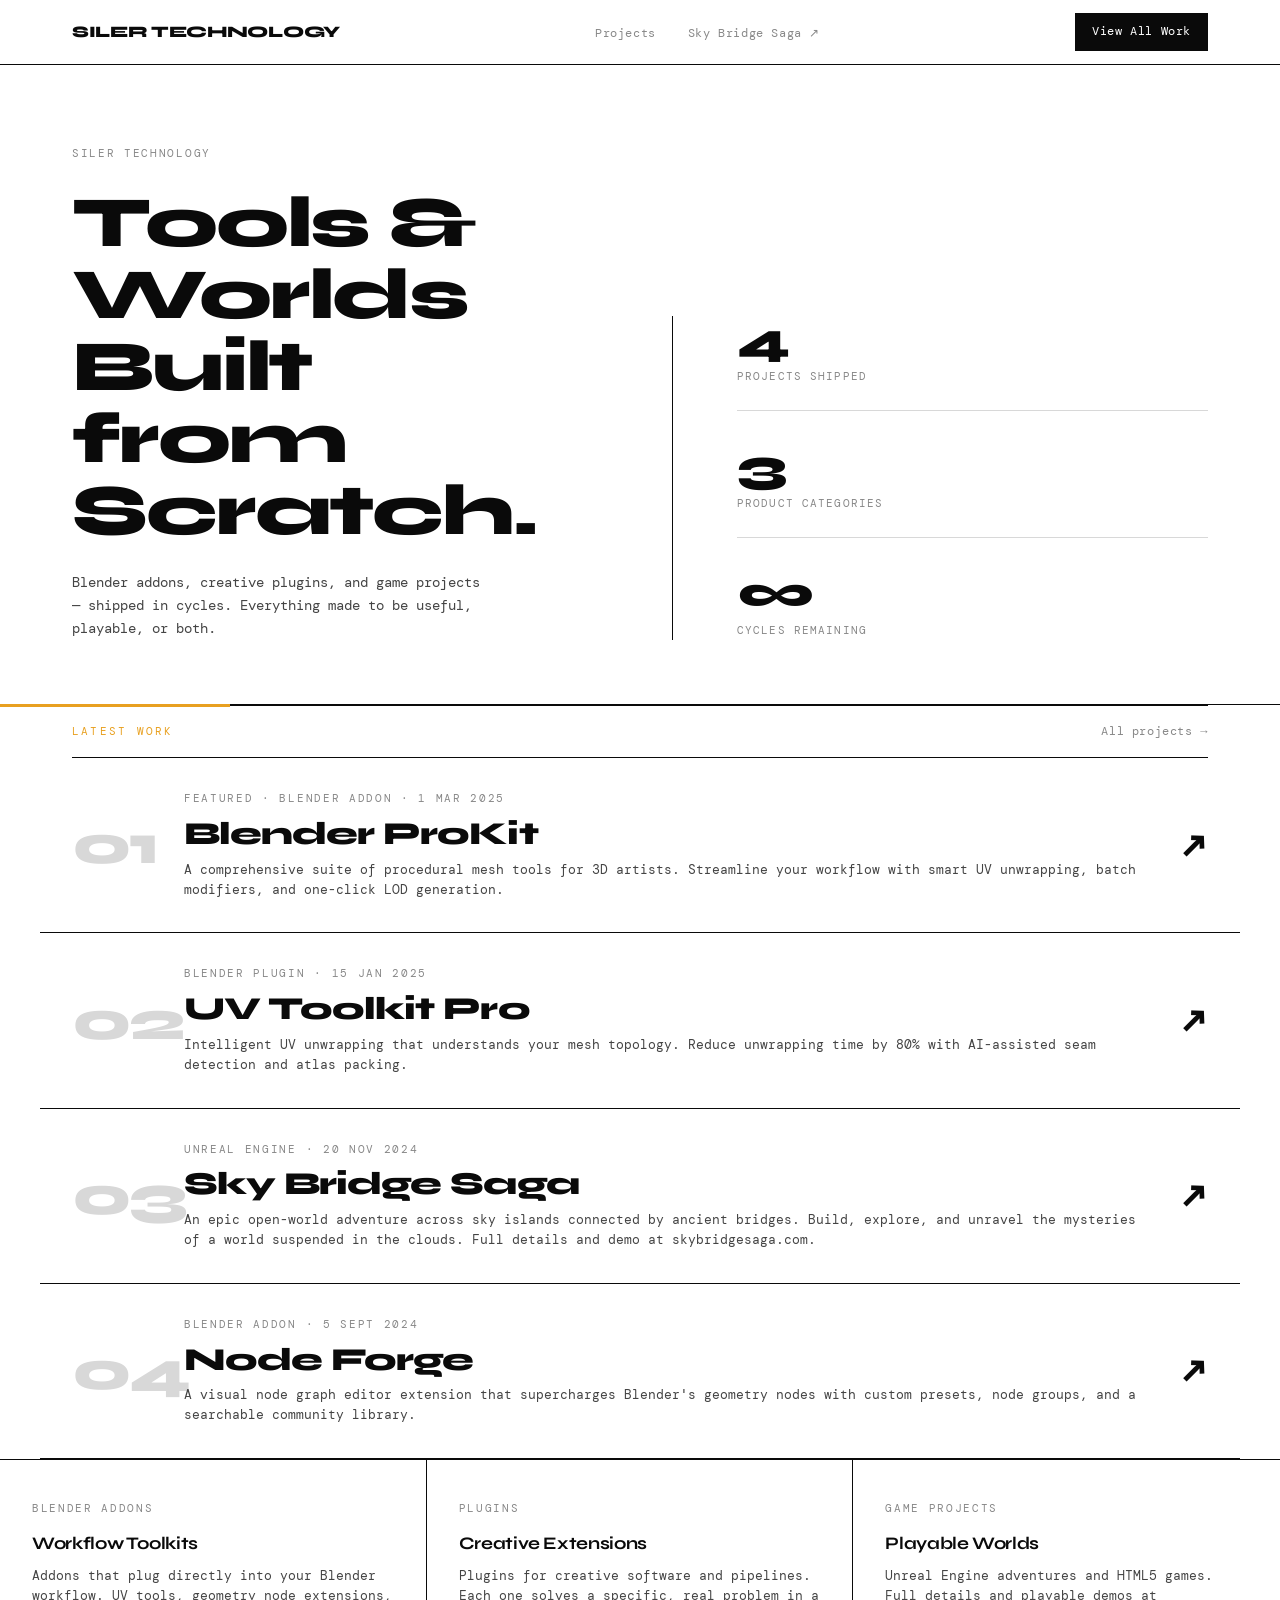
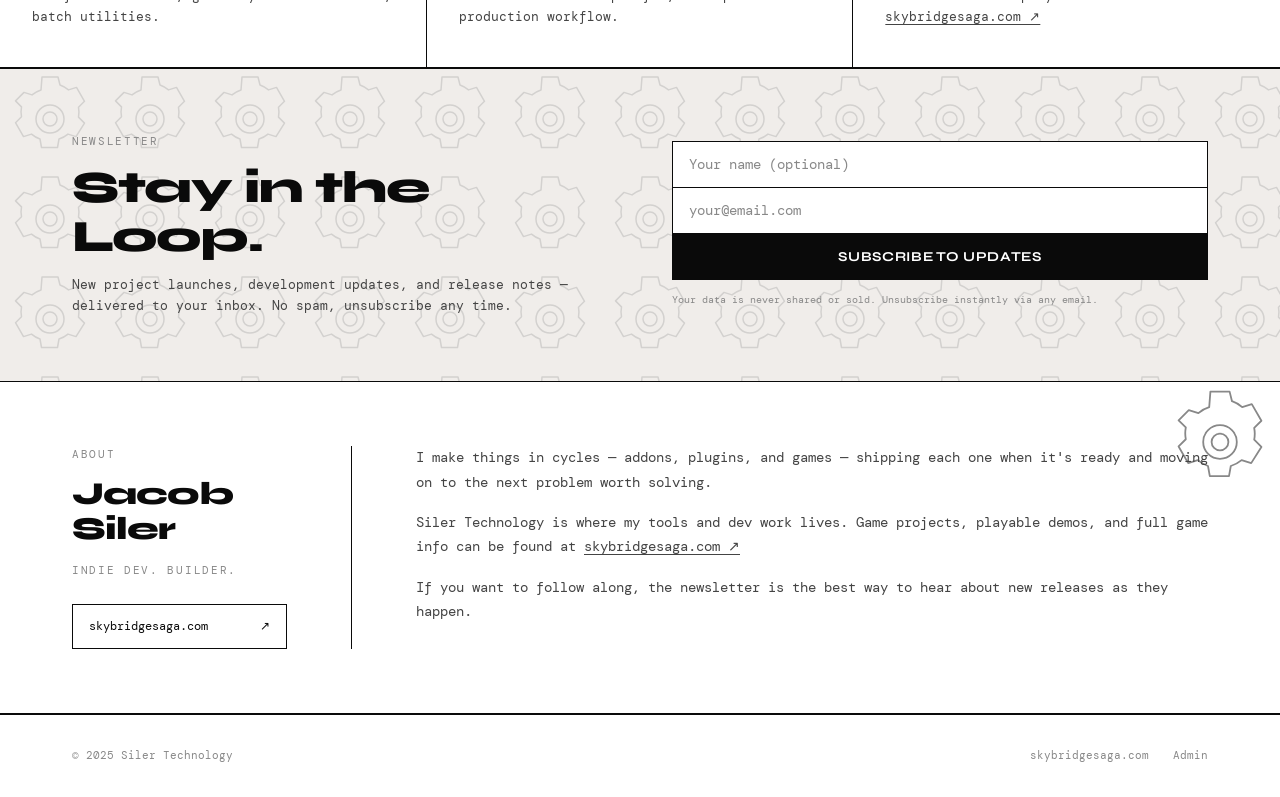
<file: index.html>
<!DOCTYPE html>
<html lang="en">
<head>
  <meta charset="UTF-8">
  <meta name="viewport" content="width=device-width, initial-scale=1.0">
  <title>Siler Technology</title>
  <meta name="description" content="Siler Technology — Blender addons, plugins, and game projects by Jacob Siler.">
  <meta property="og:title" content="Siler Technology">
  <meta property="og:description" content="Blender addons, plugins, and game projects by Jacob Siler.">
  <meta property="og:type" content="website">
  <meta property="og:url" content="https://silertech.jacobsiler.com">
  <link rel="canonical" href="https://silertech.jacobsiler.com">
  <link rel="stylesheet" href="css/style.css">
</head>
<body>

  <!-- ── Navigation ── -->
  <nav class="site-nav">
    <div class="nav-inner">
      <a href="#home" class="nav-logo" data-route="home">Siler Technology</a>
      <ul class="nav-links">
        <li><a href="#projects" data-route="projects">Projects</a></li>
        <li><a href="https://skybridgesaga.com" target="_blank" rel="noopener">Sky Bridge Saga ↗</a></li>
      </ul>
      <a href="#projects" class="nav-cta" data-route="projects">View All Work</a>
    </div>
  </nav>

  <!-- ══════════════════════════════════════
       PAGE: HOME
  ══════════════════════════════════════ -->
  <main id="page-home" class="page">

    <!-- Hero -->
    <section class="hero">
      <div class="hero-inner">
        <div>
          <p class="label hero-label">Siler Technology</p>
          <h1 class="hero-title">Tools &amp;<br>Worlds Built<br>from Scratch.</h1>
          <p class="hero-desc">Blender addons, creative plugins, and game projects — shipped in cycles. Everything made to be useful, playable, or both.</p>
        </div>
        <div class="hero-right">
          <div class="hero-stat">
            <div class="hero-stat-num" id="stat-projects">—</div>
            <div class="hero-stat-label">Projects shipped</div>
          </div>
          <div class="hero-stat">
            <div class="hero-stat-num">3</div>
            <div class="hero-stat-label">Product categories</div>
          </div>
          <div class="hero-stat">
            <div class="hero-stat-num">∞</div>
            <div class="hero-stat-label">Cycles remaining</div>
          </div>
        </div>
      </div>
    </section>

    <!-- Featured Projects Feed -->
    <section>
      <div class="container">
        <div class="section-header">
          <span class="label">Latest Work</span>
          <a href="#projects" class="section-link" data-route="projects">All projects →</a>
        </div>
      </div>
      <div id="home-featured" style="border-bottom: var(--border);">
        <!-- Rendered by JS -->
        <div style="padding:4rem 2rem;text-align:center;font-family:var(--font-mono);font-size:0.8rem;color:var(--ink-light);">Loading projects...</div>
      </div>
    </section>

    <!-- Categories Strip -->
    <section style="border-bottom: var(--border);">
      <div style="display:grid;grid-template-columns:repeat(3,1fr);">
        <div style="border-right:var(--border);padding:2.5rem 2rem;">
          <div class="label" style="margin-bottom:0.75rem;">Blender Addons</div>
          <h3 style="font-size:1.1rem;margin-bottom:0.5rem;">Workflow Toolkits</h3>
          <p style="font-family:var(--font-mono);font-size:0.8rem;color:var(--ink-mid);line-height:1.6;">Addons that plug directly into your Blender workflow. UV tools, geometry node extensions, batch utilities.</p>
        </div>
        <div style="border-right:var(--border);padding:2.5rem 2rem;">
          <div class="label" style="margin-bottom:0.75rem;">Plugins</div>
          <h3 style="font-size:1.1rem;margin-bottom:0.5rem;">Creative Extensions</h3>
          <p style="font-family:var(--font-mono);font-size:0.8rem;color:var(--ink-mid);line-height:1.6;">Plugins for creative software and pipelines. Each one solves a specific, real problem in a production workflow.</p>
        </div>
        <div style="padding:2.5rem 2rem;">
          <div class="label" style="margin-bottom:0.75rem;">Game Projects</div>
          <h3 style="font-size:1.1rem;margin-bottom:0.5rem;">Playable Worlds</h3>
          <p style="font-family:var(--font-mono);font-size:0.8rem;color:var(--ink-mid);line-height:1.6;">Unreal Engine adventures and HTML5 games. Full details and playable demos at <a href="https://skybridgesaga.com" target="_blank" style="text-decoration:underline;text-underline-offset:3px;">skybridgesaga.com ↗</a></p>
        </div>
      </div>
    </section>

    <!-- Newsletter -->
    <section class="newsletter-section">
      <div class="newsletter-inner">
        <div>
          <p class="label" style="margin-bottom:0.75rem;">Newsletter</p>
          <h2 class="newsletter-title">Stay in the<br>Loop.</h2>
          <p class="newsletter-desc">New project launches, development updates, and release notes — delivered to your inbox. No spam, unsubscribe any time.</p>
        </div>
        <div>
          <form id="newsletter-form" class="newsletter-form">
            <input type="text" id="newsletter-name" class="newsletter-input" placeholder="Your name (optional)" autocomplete="name">
            <input type="email" id="newsletter-email" class="newsletter-input" placeholder="your@email.com" required autocomplete="email">
            <button type="submit" class="newsletter-submit">Subscribe to Updates</button>
          </form>
          <p class="newsletter-note">Your data is never shared or sold. Unsubscribe instantly via any email.</p>
        </div>
      </div>
    </section>

    <!-- About -->
    <section class="about-section">
      <div class="about-inner">
        <div class="about-left">
          <p class="label" style="margin-bottom:0.75rem;">About</p>
          <h2 style="font-size:2rem;margin-bottom:1rem;">Jacob Siler</h2>
          <p class="label">Indie dev. Builder.</p>
          <div class="about-links" style="margin-top:1.5rem;">
            <a href="https://skybridgesaga.com" target="_blank" rel="noopener" class="about-link">
              <span>skybridgesaga.com</span><span>↗</span>
            </a>
          </div>
        </div>
        <div class="about-right">
          <p>I make things in cycles — addons, plugins, and games — shipping each one when it's ready and moving on to the next problem worth solving.</p>
          <p>Siler Technology is where my tools and dev work lives. Game projects, playable demos, and full game info can be found at <a href="https://skybridgesaga.com" target="_blank" style="text-decoration:underline;text-underline-offset:3px;">skybridgesaga.com ↗</a></p>
          <p>If you want to follow along, the newsletter is the best way to hear about new releases as they happen.</p>
        </div>
      </div>
    </section>

  </main>

  <!-- ══════════════════════════════════════
       PAGE: PROJECTS GRID
  ══════════════════════════════════════ -->
  <main id="page-projects" class="page" style="display:none;">
    <div style="border-bottom:var(--border);padding:3rem 0 2.5rem;">
      <div class="container">
        <p class="label" style="margin-bottom:0.75rem;">All Work</p>
        <h1 style="font-size:clamp(2.5rem,6vw,4rem);font-weight:800;letter-spacing:-0.04em;">Projects.</h1>
      </div>
    </div>

    <!-- Filter bar -->
    <div style="border-bottom:var(--border);">
      <div class="container" style="display:flex;gap:0;align-items:stretch;overflow-x:auto;">
        <button class="filter-btn" data-filter="all" onclick="filterProjects('all',this)" style="border:none;border-right:var(--border);background:var(--ink);color:var(--paper);padding:12px 20px;font-family:var(--font-mono);font-size:0.7rem;letter-spacing:0.1em;text-transform:uppercase;cursor:pointer;white-space:nowrap;">All</button>
        <button class="filter-btn" data-filter="blender" onclick="filterProjects('blender',this)" style="border:none;border-right:var(--border);background:none;color:var(--ink-light);padding:12px 20px;font-family:var(--font-mono);font-size:0.7rem;letter-spacing:0.1em;text-transform:uppercase;cursor:pointer;white-space:nowrap;">Blender</button>
        <button class="filter-btn" data-filter="plugin" onclick="filterProjects('plugin',this)" style="border:none;border-right:var(--border);background:none;color:var(--ink-light);padding:12px 20px;font-family:var(--font-mono);font-size:0.7rem;letter-spacing:0.1em;text-transform:uppercase;cursor:pointer;white-space:nowrap;">Plugins</button>
        <button class="filter-btn" data-filter="unreal" onclick="filterProjects('unreal',this)" style="border:none;border-right:var(--border);background:none;color:var(--ink-light);padding:12px 20px;font-family:var(--font-mono);font-size:0.7rem;letter-spacing:0.1em;text-transform:uppercase;cursor:pointer;white-space:nowrap;">Unreal</button>
        <button class="filter-btn" data-filter="game" onclick="filterProjects('game',this)" style="border:none;background:none;color:var(--ink-light);padding:12px 20px;font-family:var(--font-mono);font-size:0.7rem;letter-spacing:0.1em;text-transform:uppercase;cursor:pointer;white-space:nowrap;">Games</button>
      </div>
    </div>

    <div id="projects-grid" class="projects-grid" style="border-left:var(--border);">
      <!-- Rendered by JS -->
    </div>

  </main>

  <!-- ══════════════════════════════════════
       PAGE: INDIVIDUAL PROJECT
  ══════════════════════════════════════ -->
  <main id="page-project" class="page" style="display:none;">
    <!-- Rendered entirely by JS -->
    <div style="padding:1rem 0;">
      <div class="container">
        <a href="#projects" data-route="projects" style="font-family:var(--font-mono);font-size:0.75rem;letter-spacing:0.05em;color:var(--ink-light);display:inline-flex;align-items:center;gap:6px;margin-bottom:2rem;">← All projects</a>
      </div>
    </div>
  </main>

  <!-- ── Footer ── -->
  <footer class="site-footer">
    <div class="footer-inner">
      <span class="footer-copy">© 2025 Siler Technology</span>
      <div class="footer-links">
        <a href="https://skybridgesaga.com" target="_blank" rel="noopener">skybridgesaga.com</a>
        <a href="admin/login.html" class="footer-admin">Admin</a>
      </div>
    </div>
  </footer>

  <script src="js/main.js"></script>
  <script>
    // Filter functionality
    function filterProjects(type, btn) {
      document.querySelectorAll('.filter-btn').forEach(b => {
        b.style.background = 'none';
        b.style.color = 'var(--ink-light)';
      });
      btn.style.background = 'var(--ink)';
      btn.style.color = 'var(--paper)';

      const grid = document.getElementById('projects-grid');
      const cards = grid.querySelectorAll('.project-card');
      let visibleCount = 0;
      cards.forEach(card => {
        const match = type === 'all' || card.dataset.type === type;
        card.style.display = match ? 'flex' : 'none';
        if (match) {
          visibleCount++;
          card.querySelector('.project-card-num').textContent = String(visibleCount).padStart(2,'0');
        }
      });
    }

    // Tag project cards with data-type for filter functionality
    function tagProjectCards() {
      document.querySelectorAll('.project-card').forEach(card => {
        if (!card.dataset.type) {
          const tag = card.querySelector('.tag');
          if (tag) {
            const cls = [...tag.classList].find(c => c.startsWith('tag--') && c !== 'tag');
            if (cls) card.dataset.type = cls.replace('tag--', '');
          }
        }
      });
    }
    // Run a few times after load to catch async renders
    document.addEventListener('DOMContentLoaded', () => {
      [500, 1500, 3000].forEach(t => setTimeout(tagProjectCards, t));
    });
  </script>
</body>
</html>
</file>
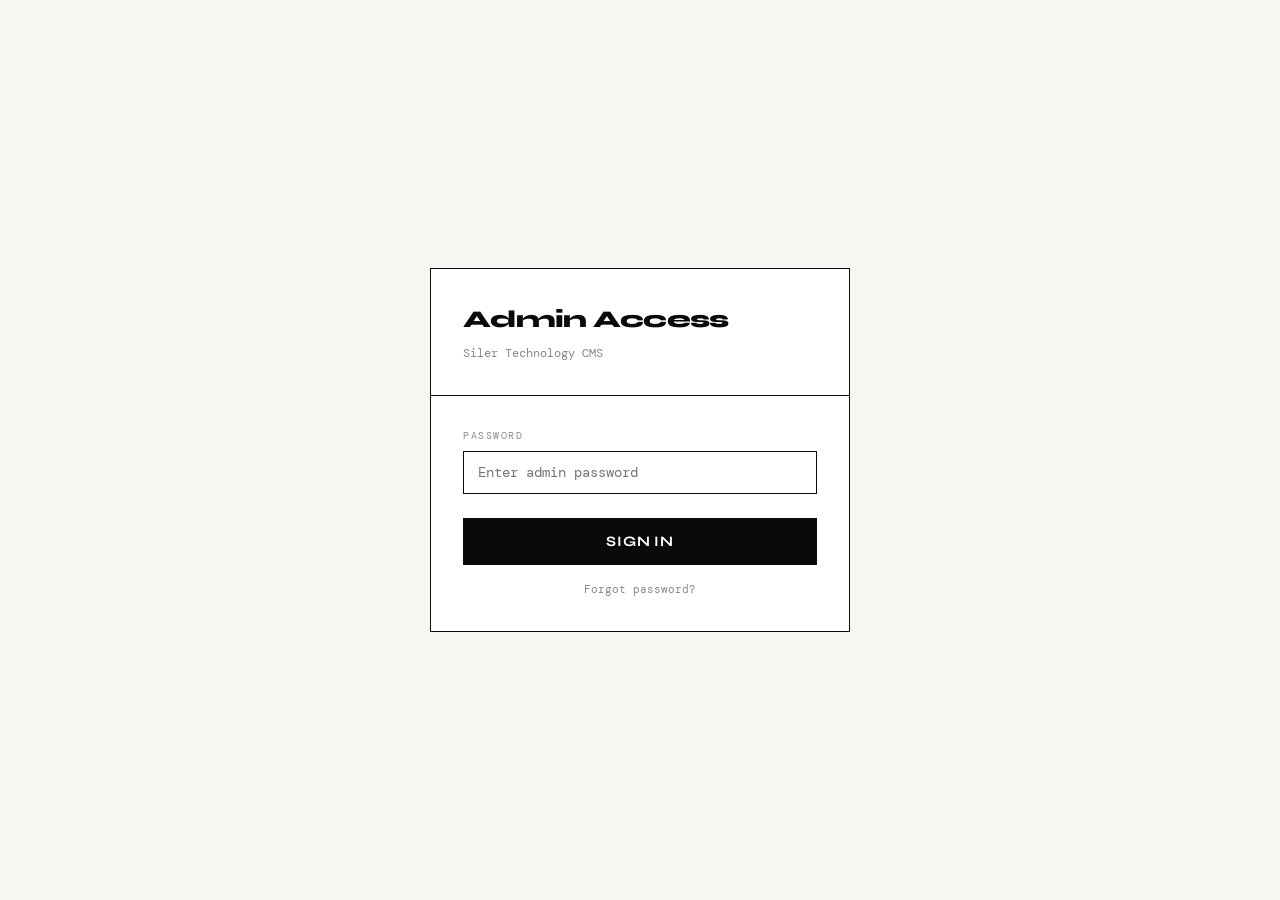
<file: admin/admin.html>
<!DOCTYPE html>
<html lang="en">
<head>
  <meta charset="UTF-8">
  <meta name="viewport" content="width=device-width, initial-scale=1.0">
  <title>CMS — Siler Technology</title>
  <meta name="robots" content="noindex, nofollow">
  <link rel="stylesheet" href="../css/style.css">
</head>
<body data-admin-page="panel">

<div class="admin-layout">

  <!-- ── Sidebar ── -->
  <aside class="admin-sidebar">
    <div class="admin-sidebar-header">
      <div class="admin-sidebar-title">Siler Tech CMS</div>
      <div class="admin-sidebar-sub">Content Management</div>
    </div>
    <nav class="admin-nav">
      <div class="admin-nav-item active" data-section="projects">
        <svg class="admin-nav-icon" viewBox="0 0 16 16" fill="none" stroke="currentColor" stroke-width="1.5"><rect x="1" y="1" width="6" height="6"/><rect x="9" y="1" width="6" height="6"/><rect x="1" y="9" width="6" height="6"/><rect x="9" y="9" width="6" height="6"/></svg>
        Projects
      </div>
      <div class="admin-nav-item" data-section="subscribers">
        <svg class="admin-nav-icon" viewBox="0 0 16 16" fill="none" stroke="currentColor" stroke-width="1.5"><circle cx="8" cy="5" r="3"/><path d="M2 14c0-3.314 2.686-6 6-6s6 2.686 6 6"/></svg>
        Subscribers
        <span id="subscriber-count" style="margin-left:auto;background:var(--ink-faint);font-family:var(--font-mono);font-size:0.6rem;padding:2px 6px;border-radius:20px;">0</span>
      </div>
      <div class="admin-nav-item" data-section="newsletter">
        <svg class="admin-nav-icon" viewBox="0 0 16 16" fill="none" stroke="currentColor" stroke-width="1.5"><rect x="1" y="3" width="14" height="10" rx="1"/><path d="M1 4l7 5 7-5"/></svg>
        Send Newsletter
      </div>
      <div class="admin-nav-item" data-section="settings">
        <svg class="admin-nav-icon" viewBox="0 0 16 16" fill="none" stroke="currentColor" stroke-width="1.5"><circle cx="8" cy="8" r="2.5"/><path d="M8 1v2M8 13v2M1 8h2M13 8h2M3.05 3.05l1.41 1.41M11.54 11.54l1.41 1.41M3.05 12.95l1.41-1.41M11.54 4.46l1.41-1.41"/></svg>
        Settings
      </div>
    </nav>
    <div style="border-top:var(--border);margin-top:auto;padding:1rem 1.5rem;">
      <button id="logout-btn" style="width:100%;border:var(--border-thin);background:none;padding:8px;font-family:var(--font-mono);font-size:0.7rem;letter-spacing:0.1em;text-transform:uppercase;color:var(--ink-light);cursor:pointer;transition:all 0.15s ease;" onmouseenter="this.style.background='var(--ink)';this.style.color='var(--paper)'" onmouseleave="this.style.background='none';this.style.color='var(--ink-light)'">Sign Out</button>
      <a href="../index.html" style="display:block;text-align:center;font-family:var(--font-mono);font-size:0.65rem;color:var(--ink-light);margin-top:0.75rem;">← View Site</a>
    </div>
  </aside>

  <!-- ── Main Content ── -->
  <div class="admin-main">

    <!-- ─── SECTION: Projects List ─── -->
    <div id="section-projects" class="admin-section">
      <div class="admin-page-header">
        <div>
          <div class="admin-page-title">Projects</div>
          <div class="admin-page-sub">Manage your work. Click a project to edit.</div>
        </div>
        <div style="display:flex;gap:8px;">
          <button class="btn" onclick="openImportModal()">Import JSON</button>
          <button class="btn btn--filled" onclick="newProject()">+ New Project</button>
        </div>
      </div>
      <div id="admin-project-list" class="admin-project-list">
        <div style="padding:3rem;text-align:center;font-family:var(--font-mono);font-size:0.8rem;color:var(--ink-light);">Loading...</div>
      </div>
    </div>

    <!-- ─── SECTION: Project Editor ─── -->
    <div id="section-editor" class="admin-section" style="display:none;">
      <div class="admin-page-header">
        <div>
          <div id="editor-heading" class="admin-page-title">New Project</div>
          <div class="admin-page-sub">Fill in the details below. You can publish when ready.</div>
        </div>
        <div style="display:flex;gap:8px;">
          <button class="btn" onclick="cancelEditor()">Cancel</button>
          <button id="save-btn" class="btn btn--filled" onclick="saveProject()">Save Project</button>
        </div>
      </div>

      <div style="display:grid;grid-template-columns:1fr 300px;gap:2rem;">
        <!-- Left: Main fields -->
        <div>
          <div class="form-group">
            <label class="form-label" for="editor-title">Project Title *</label>
            <input type="text" id="editor-title" class="form-input" placeholder="e.g. Blender ProKit v2.4">
          </div>

          <div class="form-row">
            <div class="form-group">
              <label class="form-label" for="editor-type">Category</label>
              <select id="editor-type" class="form-select">
                <option value="blender">Blender Addon</option>
                <option value="plugin">Plugin</option>
                <option value="unreal">Unreal Engine</option>
                <option value="game">Game</option>
                <option value="html5">HTML5 Game</option>
              </select>
            </div>
            <div class="form-group">
              <label class="form-label" for="editor-date">Publish Date</label>
              <input type="date" id="editor-date" class="form-input">
            </div>
          </div>

          <div class="form-group">
            <label class="form-label" for="editor-synopsis">Synopsis (shown in feed)</label>
            <textarea id="editor-synopsis" class="form-textarea" style="min-height:90px;" placeholder="2–3 sentence description shown in the project feed and cards."></textarea>
          </div>

          <div class="form-group">
            <label class="form-label">Content (full project page)</label>
            <div class="editor-toolbar">
              <button class="editor-btn" onclick="execEditorCmd('bold')" title="Bold"><b>B</b></button>
              <button class="editor-btn" onclick="execEditorCmd('italic')" title="Italic"><i>I</i></button>
              <button class="editor-btn" onclick="execEditorCmd('underline')" title="Underline"><u>U</u></button>
              <button class="editor-btn" onclick="execEditorCmd('strikeThrough')">S̶</button>
              <span style="width:1px;background:var(--ink-faint);margin:0 4px;"></span>
              <button class="editor-btn" onclick="execEditorCmd('formatBlock','h2')">H2</button>
              <button class="editor-btn" onclick="execEditorCmd('formatBlock','h3')">H3</button>
              <button class="editor-btn" onclick="execEditorCmd('formatBlock','p')">P</button>
              <span style="width:1px;background:var(--ink-faint);margin:0 4px;"></span>
              <button class="editor-btn" onclick="execEditorCmd('insertUnorderedList')">• List</button>
              <button class="editor-btn" onclick="execEditorCmd('insertOrderedList')">1. List</button>
              <span style="width:1px;background:var(--ink-faint);margin:0 4px;"></span>
              <button class="editor-btn" onclick="insertLink()">Link</button>
              <button class="editor-btn" onclick="insertImage()">Image URL</button>
              <span style="width:1px;background:var(--ink-faint);margin:0 4px;"></span>
              <button class="editor-btn" onclick="execEditorCmd('removeFormat')">Clear</button>
            </div>
            <div id="editor-content" class="editor-content" contenteditable="true" spellcheck="true" placeholder="Write your full project description here. Use the toolbar above to add formatting, headings, and images."></div>
          </div>

          <div class="form-group">
            <label class="form-label" for="editor-images">Image URLs (one per line — from PostImages, Imgur, etc.)</label>
            <textarea id="editor-images" class="form-textarea" style="min-height:80px;" placeholder="https://i.postimg.cc/your-image.jpg&#10;https://i.postimg.cc/another-image.png"></textarea>
          </div>
        </div>

        <!-- Right: Meta sidebar -->
        <div style="border-left:var(--border);padding-left:1.5rem;">
          <div class="form-group">
            <label class="form-label" for="editor-status">Status</label>
            <select id="editor-status" class="form-select">
              <option value="draft">Draft</option>
              <option value="published">Published</option>
            </select>
          </div>

          <div class="form-group">
            <label class="form-label" for="editor-external">External URL (optional)</label>
            <input type="url" id="editor-external" class="form-input" placeholder="https://skybridgesaga.com">
            <p style="font-family:var(--font-mono);font-size:0.65rem;color:var(--ink-light);margin-top:6px;">Shown as a link in the project sidebar.</p>
          </div>

          <div style="border-top:var(--border);padding-top:1.5rem;margin-top:1.5rem;">
            <div class="label" style="margin-bottom:0.75rem;">Quick Tips</div>
            <ul style="font-family:var(--font-mono);font-size:0.72rem;color:var(--ink-light);line-height:2;list-style:none;">
              <li>• Upload images to <a href="https://postimages.org" target="_blank" style="text-decoration:underline;">postimages.org ↗</a> and paste the direct link above</li>
              <li>• Use H2 headings for section breaks in content</li>
              <li>• Save as Draft first, publish when ready</li>
              <li>• Project URL: <code style="font-size:0.65rem;">#project/your-title-slug</code></li>
            </ul>
          </div>
        </div>
      </div>
    </div>

    <!-- ─── SECTION: Subscribers ─── -->
    <div id="section-subscribers" class="admin-section" style="display:none;">
      <div class="admin-page-header">
        <div>
          <div class="admin-page-title">Subscribers</div>
          <div class="admin-page-sub" id="subscribers-count-label">Your newsletter list.</div>
        </div>
      </div>
      <table class="admin-table">
        <thead>
          <tr>
            <th>Name</th>
            <th>Email</th>
            <th>Subscribed</th>
          </tr>
        </thead>
        <tbody id="subscribers-tbody">
          <tr><td colspan="3" style="text-align:center;color:var(--ink-light);padding:2rem;">Loading...</td></tr>
        </tbody>
      </table>
    </div>

    <!-- ─── SECTION: Newsletter ─── -->
    <div id="section-newsletter" class="admin-section" style="display:none;">
      <div class="admin-page-header">
        <div>
          <div class="admin-page-title">Send Newsletter</div>
          <div class="admin-page-sub">Compose and send a broadcast to all subscribers.</div>
        </div>
      </div>
      <div style="max-width:640px;">
        <div class="form-group">
          <label class="form-label" for="nl-subject">Subject Line</label>
          <input type="text" id="nl-subject" class="form-input" placeholder="e.g. Blender ProKit v2.4 is out!">
        </div>
        <div class="form-group">
          <label class="form-label" for="nl-body">Email Body</label>
          <textarea id="nl-body" class="form-textarea" style="min-height:300px;" placeholder="Write your newsletter content here. Plain text or basic HTML works."></textarea>
        </div>
        <div style="display:flex;align-items:center;gap:1rem;">
          <button id="nl-send-btn" class="btn btn--filled" onclick="sendNewsletter()">Send Newsletter ↗</button>
          <span style="font-family:var(--font-mono);font-size:0.75rem;color:var(--ink-light);">Will send to <strong id="subscriber-count-nl">—</strong> subscribers</span>
        </div>
        <p style="font-family:var(--font-mono);font-size:0.72rem;color:var(--ink-light);line-height:1.7;margin-top:1.5rem;border-top:var(--border-thin);padding-top:1rem;">Emails are sent via Resend. Each email includes an unsubscribe link automatically. Sending cannot be undone.</p>
      </div>
    </div>

    <!-- ─── SECTION: Settings ─── -->
    <div id="section-settings" class="admin-section" style="display:none;">
      <div class="admin-page-header">
        <div>
          <div class="admin-page-title">Settings</div>
          <div class="admin-page-sub">Manage your admin password and site configuration.</div>
        </div>
      </div>
      <div style="max-width:480px;">
        <div style="border:var(--border);margin-bottom:2rem;">
          <div style="border-bottom:var(--border);padding:1.25rem 1.5rem;font-weight:700;font-size:0.95rem;">Change Password</div>
          <div style="padding:1.5rem;">
            <div class="form-group">
              <label class="form-label">Current Password</label>
              <input type="password" id="current-pw" class="form-input" placeholder="Current password" autocomplete="current-password">
            </div>
            <div class="form-group">
              <label class="form-label">New Password</label>
              <input type="password" id="new-pw" class="form-input" placeholder="Minimum 12 characters" autocomplete="new-password">
            </div>
            <div class="form-group">
              <label class="form-label">Confirm New Password</label>
              <input type="password" id="confirm-pw" class="form-input" placeholder="Repeat new password" autocomplete="new-password">
            </div>
            <button class="btn btn--filled" onclick="changePassword()">Update Password</button>
          </div>
        </div>

        <div style="border:var(--border);">
          <div style="border-bottom:var(--border);padding:1.25rem 1.5rem;font-weight:700;font-size:0.95rem;">Worker Configuration</div>
          <div style="padding:1.5rem;font-family:var(--font-mono);font-size:0.78rem;color:var(--ink-mid);line-height:1.8;">
            <p>API base URL: <code style="background:var(--paper-off);padding:2px 6px;border:var(--border-thin);">/api</code></p>
            <p style="margin-top:0.5rem;">Update <code>API_BASE</code> in <code>js/main.js</code> and <code>js/admin.js</code> to your deployed Worker URL if hosting the Worker separately from the site.</p>
          </div>
        </div>
      </div>
    </div>

  </div>
</div>

<!-- Delete Confirmation Modal -->
<div id="delete-modal" class="modal-overlay">
  <div class="modal">
    <div class="modal-header">
      <div class="modal-title">Delete Project</div>
    </div>
    <div class="modal-body">
      Are you sure you want to delete <strong id="delete-target-name"></strong>? This cannot be undone and will remove the project from the site immediately.
    </div>
    <div class="modal-footer">
      <button class="btn" onclick="cancelDelete()">Cancel</button>
      <button class="btn btn--filled" style="background:#dc2626;border-color:#dc2626;" onclick="confirmDeleteProject()">Delete</button>
    </div>
  </div>
</div>

<script src="../js/admin.js"></script>
<script>
  // Sync subscriber count to newsletter section — safe interval, no MutationObserver
  setInterval(() => {
    const count = document.getElementById('subscriber-count')?.textContent;
    const nlCount = document.getElementById('subscriber-count-nl');
    const label = document.getElementById('subscribers-count-label');
    if (nlCount && count) nlCount.textContent = count;
    if (label && count) label.textContent = `${count} people on your list.`;
  }, 1000);

  // Change password
  async function changePassword() {
    const current = document.getElementById('current-pw').value;
    const next = document.getElementById('new-pw').value;
    const confirm = document.getElementById('confirm-pw').value;
    if (next !== confirm) { alert('Passwords do not match.'); return; }
    if (next.length < 12) { alert('Password must be at least 12 characters.'); return; }
    try {
      const res = await fetch('https://siler-tech-api.jacobdsiler.workers.dev/admin/change-password', {
        method: 'POST',
        headers: { 'Content-Type': 'application/json', 'Authorization': `Bearer ${sessionStorage.getItem('siler_admin_token')}` },
        body: JSON.stringify({ currentPassword: current, newPassword: next })
      });
      if (res.ok) {
        alert('Password updated. You will be signed out.');
        sessionStorage.removeItem('siler_admin_token');
        window.location.href = 'login.html';
      } else {
        const d = await res.json();
        alert(d.error || 'Update failed.');
      }
    } catch { alert('Connection error.'); }
  }
</script>

<!-- Import JSON Modal -->
<div id="import-modal" class="modal-overlay">
  <div class="modal">
    <div class="modal-header">
      <div class="modal-title">Import Projects from JSON</div>
    </div>
    <div class="modal-body">
      <p style="font-family:var(--font-mono);font-size:0.78rem;color:var(--ink-mid);line-height:1.7;margin-bottom:1.25rem;">
        Upload a JSON file exported from the Offline Creator. Projects with matching IDs will be updated; new ones will be added. Nothing is deleted.
      </p>
      <div id="import-drop-zone" style="border:2px dashed var(--ink-faint);padding:2rem;text-align:center;cursor:pointer;transition:all 0.15s;"
        ondragover="event.preventDefault();this.style.borderColor='var(--ink)'"
        ondragleave="this.style.borderColor='var(--ink-faint)'"
        ondrop="handleAdminDrop(event)"
        onclick="document.getElementById('import-file-input').click()">
        <div style="font-weight:700;margin-bottom:0.4rem;">Drop .json file here</div>
        <div style="font-family:var(--font-mono);font-size:0.7rem;color:var(--ink-light);">or click to browse</div>
        <input type="file" id="import-file-input" accept=".json" style="display:none;" onchange="handleAdminFileSelect(event)" />
      </div>
      <div id="import-result-msg" style="display:none;"></div>
    </div>
    <div class="modal-footer">
      <button id="import-confirm-btn" class="btn btn--filled" style="display:none;" onclick="confirmAdminImport()">Import Projects</button>
      <button class="btn" onclick="closeImportModal()">Cancel</button>
    </div>
  </div>
</div>

<script>
  let _pendingImport = null;

  function openImportModal() {
    _pendingImport = null;
    document.getElementById('import-result-msg').style.display = 'none';
    document.getElementById('import-confirm-btn').style.display = 'none';
    document.getElementById('import-file-input').value = '';
    document.getElementById('import-modal').classList.add('show');
  }

  function closeImportModal() {
    document.getElementById('import-modal').classList.remove('show');
    _pendingImport = null;
  }

  function handleAdminDrop(e) {
    e.preventDefault();
    document.getElementById('import-drop-zone').style.borderColor = 'var(--ink-faint)';
    const file = e.dataTransfer.files[0];
    if (file) parseAdminImportFile(file);
  }

  function handleAdminFileSelect(e) {
    const file = e.target.files[0];
    if (file) parseAdminImportFile(file);
  }

  function parseAdminImportFile(file) {
    const reader = new FileReader();
    reader.onload = (e) => {
      const msg = document.getElementById('import-result-msg');
      try {
        const data = JSON.parse(e.target.result);
        const incoming = Array.isArray(data) ? data : (data.projects || []);
        if (!Array.isArray(incoming) || !incoming.length) throw new Error('No projects found in file.');
        _pendingImport = incoming;
        msg.style.cssText = 'display:block;background:#f0fdf4;border:1.5px solid #16a34a;color:#15803d;padding:0.75rem 1rem;font-family:var(--font-mono);font-size:0.75rem;margin-top:0.75rem;';
        msg.textContent = `Found ${incoming.length} project${incoming.length !== 1 ? 's' : ''} ready to import.`;
        document.getElementById('import-confirm-btn').style.display = 'inline-flex';
      } catch(err) {
        msg.style.cssText = 'display:block;background:#fef2f2;border:1.5px solid #dc2626;color:#b91c1c;padding:0.75rem 1rem;font-family:var(--font-mono);font-size:0.75rem;margin-top:0.75rem;';
        msg.textContent = 'Invalid JSON: ' + err.message;
        document.getElementById('import-confirm-btn').style.display = 'none';
        _pendingImport = null;
      }
    };
    reader.readAsText(file);
  }

  async function confirmAdminImport() {
    if (!_pendingImport) return;
    const token = sessionStorage.getItem('siler_admin_token');
    const btn = document.getElementById('import-confirm-btn');
    btn.textContent = 'Importing...';
    btn.disabled = true;
    let added = 0, updated = 0, failed = 0;
    for (const project of _pendingImport) {
      try {
        const checkRes = await fetch(`${API_BASE}/projects/${project.id}`, {
          headers: { 'Authorization': `Bearer ${token}` }
        });
        const method = checkRes.ok ? 'PUT' : 'POST';
        const url = checkRes.ok ? `${API_BASE}/projects/${project.id}` : `${API_BASE}/projects`;
        const res = await fetch(url, {
          method,
          headers: { 'Content-Type': 'application/json', 'Authorization': `Bearer ${token}` },
          body: JSON.stringify(project)
        });
        if (res.ok) { checkRes.ok ? updated++ : added++; } else failed++;
      } catch { failed++; }
    }
    closeImportModal();
    await loadAdminProjects();
    let toast = document.getElementById('admin-toast');
    if (!toast) { toast = document.createElement('div'); toast.id = 'admin-toast'; toast.className = 'toast'; document.body.appendChild(toast); }
    toast.textContent = `Import complete: ${added} added, ${updated} updated${failed ? ', ' + failed + ' failed' : ''}.`;
    toast.classList.add('show');
    setTimeout(() => toast.classList.remove('show'), 4000);
    btn.textContent = 'Import Projects';
    btn.disabled = false;
  }
</script>
</body>
</html>
</file>
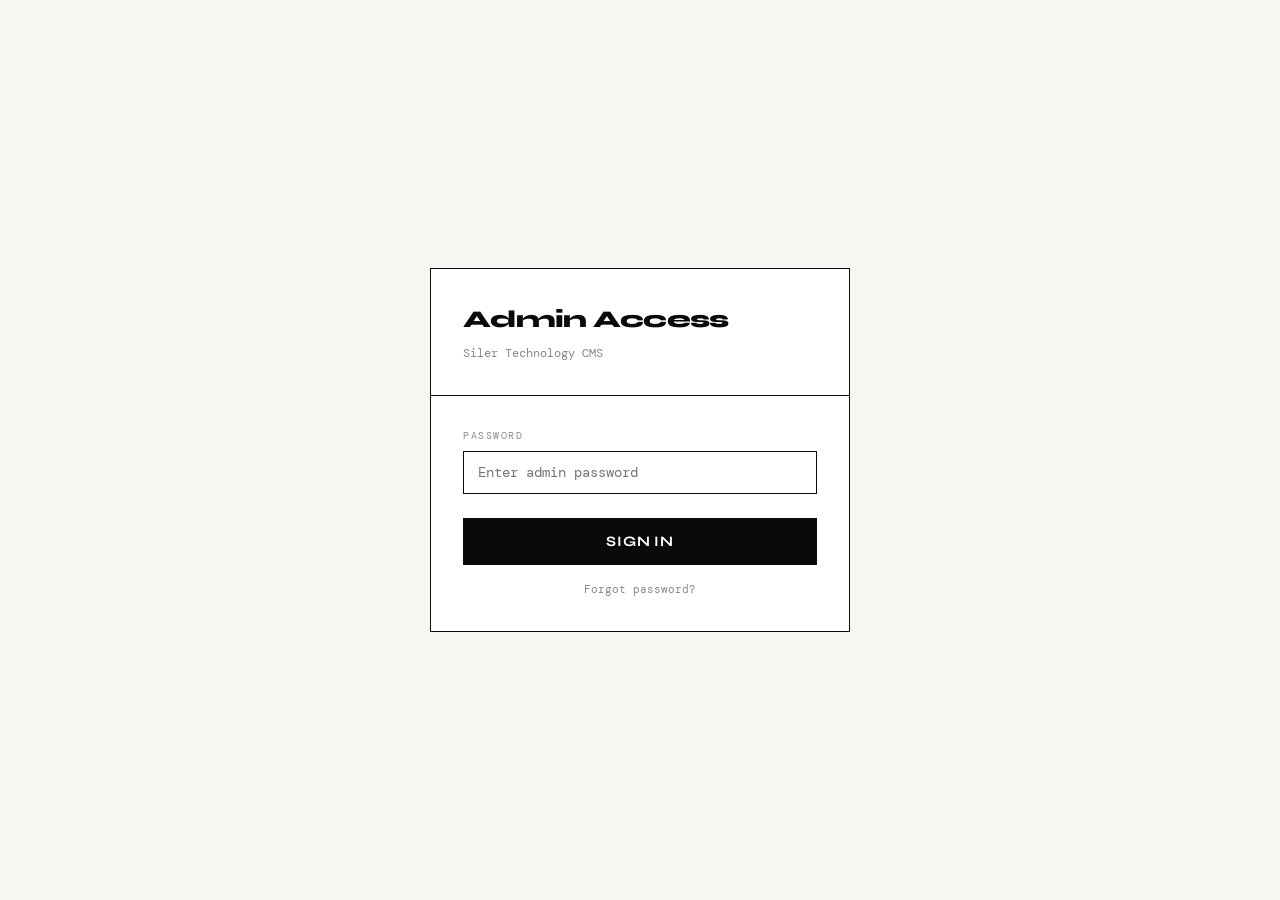
<file: admin/login.html>
<!DOCTYPE html>
<html lang="en">
<head>
  <meta charset="UTF-8">
  <meta name="viewport" content="width=device-width, initial-scale=1.0">
  <title>Admin — Siler Technology</title>
  <meta name="robots" content="noindex, nofollow">
  <link rel="stylesheet" href="../css/style.css">
</head>
<body data-admin-page="login" class="admin-login-page">

  <div class="login-box">
    <div class="login-header">
      <div class="login-title">Admin Access</div>
      <div class="login-sub">Siler Technology CMS</div>
    </div>
    <div class="login-body">
      <div id="login-error" class="login-error"></div>
      <form id="login-form">
        <div class="login-field">
          <label class="login-label" for="login-password">Password</label>
          <input type="password" id="login-password" class="login-input" placeholder="Enter admin password" required autocomplete="current-password">
        </div>
        <input type="hidden"> <!-- spacer so border shows -->
        <button type="submit" class="login-submit">Sign In</button>
        <a href="reset.html" class="login-forgot">Forgot password?</a>
      </form>
    </div>
  </div>

  <script src="../js/admin.js"></script>
</body>
</html>
</file>
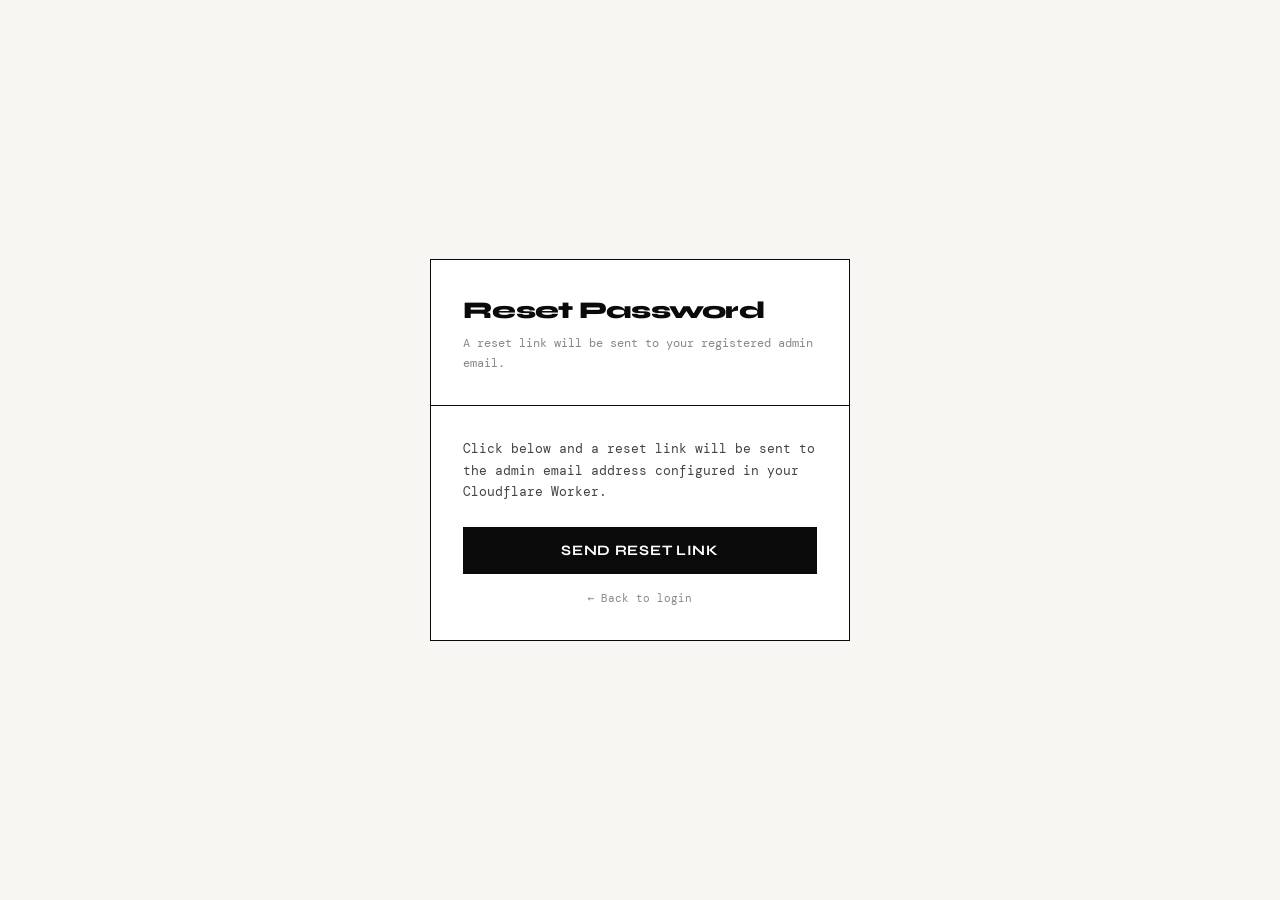
<file: admin/reset.html>
<!DOCTYPE html>
<html lang="en">
<head>
  <meta charset="UTF-8">
  <meta name="viewport" content="width=device-width, initial-scale=1.0">
  <title>Reset Password — Siler Technology</title>
  <meta name="robots" content="noindex, nofollow">
  <link rel="stylesheet" href="../css/style.css">
</head>
<body data-admin-page="reset" class="admin-login-page">

  <div class="login-box">
    <div class="login-header">
      <div class="login-title">Reset Password</div>
      <div class="login-sub">A reset link will be sent to your registered admin email.</div>
    </div>
    <div class="login-body">

      <!-- Step 1: Request reset -->
      <div id="reset-request-section">
        <form id="reset-request-form">
          <p style="font-family:var(--font-mono);font-size:0.8rem;color:var(--ink-mid);line-height:1.7;margin-bottom:1.5rem;">Click below and a reset link will be sent to the admin email address configured in your Cloudflare Worker.</p>
          <button type="submit" class="login-submit">Send Reset Link</button>
        </form>
        <div id="reset-sent-msg" style="display:none;font-family:var(--font-mono);font-size:0.8rem;color:var(--ink-mid);line-height:1.7;padding:1rem;border:1.5px solid #16a34a;background:#f0fdf4;">
          Reset link sent. Check your email — the link expires in 1 hour.
        </div>
        <a href="login.html" class="login-forgot">← Back to login</a>
      </div>

      <!-- Step 2: Set new password (shown when ?token= is in URL) -->
      <div id="reset-token-section" style="display:none;">
        <div id="reset-error" class="login-error"></div>
        <div id="reset-success" style="display:none;font-family:var(--font-mono);font-size:0.8rem;color:var(--ink-mid);line-height:1.7;padding:1rem;border:1.5px solid #16a34a;background:#f0fdf4;margin-bottom:1rem;">
          Password updated! <a href="login.html" style="text-decoration:underline;">Sign in →</a>
        </div>
        <form id="reset-form">
          <div class="login-field">
            <label class="login-label" for="new-password">New Password</label>
            <input type="password" id="new-password" class="login-input" placeholder="New password" required minlength="12" autocomplete="new-password">
          </div>
          <div class="login-field">
            <label class="login-label" for="confirm-password">Confirm Password</label>
            <input type="password" id="confirm-password" class="login-input" placeholder="Confirm password" required autocomplete="new-password" style="border-bottom:var(--border);margin-bottom:1.5rem;">
          </div>
          <button type="submit" class="login-submit">Set New Password</button>
        </form>
      </div>

    </div>
  </div>

  <script src="../js/admin.js"></script>
</body>
</html>
</file>
<file: css/style.css>
@import url('https://fonts.googleapis.com/css2?family=Syne:wght@400;500;600;700;800&family=DM+Mono:wght@400;500&display=swap');

/* ── Reset & Base ── */
*, *::before, *::after { box-sizing: border-box; margin: 0; padding: 0; }

:root {
  --ink: #0a0a0a;
  --ink-mid: #444;
  --ink-light: #888;
  --ink-faint: #d8d8d8;
  --paper: #ffffff;
  --paper-off: #f7f6f3;
  --paper-warm: #f0eeea;
  --accent: #0a0a0a;
  --accent-hover: #333;

  /* ── Colour accent — electric amber ── */
  --spark: #e8a020;
  --spark-dim: #c47d0e;
  --spark-faint: rgba(232, 160, 32, 0.08);
  --spark-border: rgba(232, 160, 32, 0.35);

  --border: 1.5px solid var(--ink);
  --border-thin: 0.5px solid var(--ink-faint);
  --border-spark: 1.5px solid var(--spark);
  --radius: 0px;
  --font-display: 'Syne', sans-serif;
  --font-mono: 'DM Mono', monospace;
  --transition: 0.15s ease;

  /* ── Gear SVG pattern (inline, muted) ── */
  /* Option A gear — proper gear with teeth, stroke #bbbbbb, visible on warm paper */
  --gear-pattern: url("data:image/svg+xml,%3Csvg xmlns='http://www.w3.org/2000/svg' width='100' height='100' viewBox='0 0 100 100'%3E%3Cg fill='none' stroke='%23888888' stroke-width='1.5' stroke-linejoin='round'%3E%3Cpath d='M42 8h16l2 8a26 26 0 0 1 8.5 4.9l8-2.5 8 13.9-6 6a26 26 0 0 1 0 9.8l6 6L76 67.6l-8-2.5A26 26 0 0 1 59 70l-1.5 8.5h-16L40 70a26 26 0 0 1-8.5-4.9l-8 2.5-8-13.9 6-6a26 26 0 0 1 0-9.8l-6-6L24 23.4l8 2.5A26 26 0 0 1 41 21z'/%3E%3Ccircle cx='50' cy='50' r='14'/%3E%3Ccircle cx='50' cy='50' r='7'/%3E%3C/g%3E%3C/svg%3E");
}

html { scroll-behavior: smooth; }

body {
  font-family: var(--font-display);
  background: var(--paper);
  color: var(--ink);
  font-size: 16px;
  line-height: 1.6;
  min-height: 100vh;
}

a { color: inherit; text-decoration: none; }
img { max-width: 100%; display: block; }
button { cursor: pointer; font-family: var(--font-display); }

/* ── Typography ── */
h1 { font-size: clamp(2.5rem, 6vw, 4.5rem); font-weight: 800; line-height: 1.0; letter-spacing: -0.03em; }
h2 { font-size: clamp(1.8rem, 4vw, 2.8rem); font-weight: 800; line-height: 1.1; letter-spacing: -0.03em; }
h3 { font-size: 1.3rem; font-weight: 700; letter-spacing: -0.02em; }
h4 { font-size: 1rem; font-weight: 700; letter-spacing: -0.01em; }

.mono { font-family: var(--font-mono); }
.label { font-family: var(--font-mono); font-size: 0.7rem; letter-spacing: 0.15em; text-transform: uppercase; color: var(--ink-light); }

/* ── Layout ── */
.container { max-width: 1200px; margin: 0 auto; padding: 0 2rem; }
.container--narrow { max-width: 800px; margin: 0 auto; padding: 0 2rem; }

/* ── Navigation ── */
.site-nav {
  border-bottom: var(--border);
  position: sticky;
  top: 0;
  background: var(--paper);
  z-index: 100;
}

.nav-inner {
  display: flex;
  align-items: center;
  justify-content: space-between;
  height: 64px;
  max-width: 1200px;
  margin: 0 auto;
  padding: 0 2rem;
}

.nav-logo {
  font-size: 1rem;
  font-weight: 800;
  letter-spacing: -0.02em;
  text-transform: uppercase;
}

.nav-links {
  display: flex;
  gap: 2rem;
  list-style: none;
}

.nav-links a {
  font-family: var(--font-mono);
  font-size: 0.75rem;
  letter-spacing: 0.05em;
  color: var(--ink-light);
  transition: color var(--transition);
}

.nav-links a:hover { color: var(--ink); }

.nav-cta {
  font-family: var(--font-mono);
  font-size: 0.75rem;
  letter-spacing: 0.05em;
  padding: 8px 16px;
  background: var(--ink);
  color: var(--paper);
  border: var(--border);
  transition: background var(--transition), color var(--transition);
}

.nav-cta:hover { background: var(--spark); }

/* ── Hero ── */
.hero {
  border-bottom: var(--border);
  padding: 5rem 0 4rem;
  position: relative;
}

/* Amber accent rule below the hero */
.hero::after {
  content: '';
  position: absolute;
  bottom: -3px;
  left: 0;
  width: 18%;
  height: 3px;
  background: var(--spark);
  z-index: 1;
}

.hero-inner {
  max-width: 1200px;
  margin: 0 auto;
  padding: 0 2rem;
  display: grid;
  grid-template-columns: 1fr 1fr;
  gap: 4rem;
  align-items: end;
}

.hero-label { margin-bottom: 1.5rem; }

.hero-title { margin-bottom: 1.5rem; }

.hero-desc {
  font-family: var(--font-mono);
  font-size: 0.85rem;
  color: var(--ink-mid);
  line-height: 1.7;
  max-width: 420px;
}

.hero-right {
  border-left: var(--border);
  padding-left: 4rem;
  display: flex;
  flex-direction: column;
  gap: 2rem;
}

.hero-stat {
  border-bottom: var(--border-thin);
  padding-bottom: 1.5rem;
}

.hero-stat:last-child { border-bottom: none; padding-bottom: 0; }

.hero-stat-num {
  font-size: 3rem;
  font-weight: 800;
  letter-spacing: -0.04em;
  line-height: 1;
}

.hero-stat-label {
  font-family: var(--font-mono);
  font-size: 0.7rem;
  letter-spacing: 0.1em;
  text-transform: uppercase;
  color: var(--ink-light);
  margin-top: 4px;
}

/* ── Section Headers ── */
.section-header {
  border-bottom: var(--border);
  border-top: var(--border);
  padding: 1rem 0;
  display: flex;
  align-items: center;
  justify-content: space-between;
  margin-bottom: 0;
}

.section-header .label { color: var(--spark); letter-spacing: 0.2em; }

.section-link {
  font-family: var(--font-mono);
  font-size: 0.75rem;
  letter-spacing: 0.05em;
  color: var(--ink-light);
  transition: color var(--transition);
}

.section-link:hover { color: var(--ink); }

/* ── Project Cards ── */
.projects-grid {
  display: grid;
  grid-template-columns: repeat(auto-fill, minmax(340px, 1fr));
  border-top: var(--border);
  border-left: var(--border);
}

.project-card {
  border-right: var(--border);
  border-bottom: var(--border);
  padding: 2rem;
  position: relative;
  transition: background var(--transition);
  display: flex;
  flex-direction: column;
}

.project-card:hover {
  background: var(--paper-off);
  border-left: 3px solid var(--spark);
}

.project-card-num {
  font-size: 4rem;
  font-weight: 800;
  letter-spacing: -0.05em;
  color: var(--ink-faint);
  line-height: 1;
  margin-bottom: 1rem;
}

.project-card-tag {
  font-family: var(--font-mono);
  font-size: 0.65rem;
  letter-spacing: 0.15em;
  text-transform: uppercase;
  color: var(--ink-light);
  margin-bottom: 0.5rem;
}

.project-card-title {
  font-size: 1.25rem;
  font-weight: 800;
  letter-spacing: -0.02em;
  line-height: 1.2;
  margin-bottom: 0.75rem;
}

.project-card-desc {
  font-family: var(--font-mono);
  font-size: 0.8rem;
  color: var(--ink-mid);
  line-height: 1.6;
  flex: 1;
  margin-bottom: 1.5rem;
}

.project-card-footer {
  display: flex;
  align-items: center;
  justify-content: space-between;
  border-top: var(--border-thin);
  padding-top: 1rem;
}

.project-card-date {
  font-family: var(--font-mono);
  font-size: 0.7rem;
  color: var(--ink-light);
}

.project-card-arrow {
  font-size: 1.2rem;
  font-weight: 800;
  transition: transform var(--transition);
}

.project-card:hover .project-card-arrow {
  transform: translate(4px, -4px);
  color: var(--spark);
}

.card-link {
  position: absolute;
  inset: 0;
  z-index: 1;
}

.share-btn {
  position: relative;
  z-index: 2;
  background: none;
  border: var(--border-thin);
  padding: 4px 10px;
  font-family: var(--font-mono);
  font-size: 0.65rem;
  letter-spacing: 0.1em;
  text-transform: uppercase;
  color: var(--ink-light);
  transition: all var(--transition);
}

.share-btn:hover {
  background: var(--ink);
  color: var(--paper);
  border-color: var(--ink);
}

/* ── Featured Project Strip ── */
.featured-strip {
  border-bottom: var(--border);
  display: grid;
  grid-template-columns: 80px 1fr auto;
  align-items: center;
  gap: 2rem;
  padding: 2rem 2rem;
  max-width: 1200px;
  margin: 0 auto;
  transition: background var(--transition);
  cursor: pointer;
}

.featured-strip:hover { background: var(--paper-off); }

.featured-strip-num {
  font-size: 3.5rem;
  font-weight: 800;
  letter-spacing: -0.05em;
  color: var(--ink-faint);
  line-height: 1;
  width: 80px;
  flex-shrink: 0;
}

.featured-strip-body {}

.featured-strip-meta {
  font-family: var(--font-mono);
  font-size: 0.7rem;
  letter-spacing: 0.15em;
  text-transform: uppercase;
  color: var(--ink-light);
  margin-bottom: 0.5rem;
}

.featured-strip-title {
  font-size: clamp(1.5rem, 3vw, 2rem);
  font-weight: 800;
  letter-spacing: -0.03em;
  line-height: 1.1;
}

.featured-strip-desc {
  font-family: var(--font-mono);
  font-size: 0.8rem;
  color: var(--ink-mid);
  margin-top: 0.5rem;
}

.featured-strip-arrow { font-size: 2rem; font-weight: 800; }

/* ── Project Page ── */
.project-page { display: none; }
.project-page.active { display: block; }

.project-hero {
  border-bottom: var(--border);
  padding: 4rem 0 3rem;
  background: var(--paper);
}

.project-hero-inner {
  max-width: 1200px;
  margin: 0 auto;
  padding: 0 2rem;
}

.project-hero-num {
  font-size: 8rem;
  font-weight: 800;
  letter-spacing: -0.05em;
  color: var(--ink-faint);
  line-height: 1;
  margin-bottom: -1rem;
}

.project-hero-title {
  font-size: clamp(2.5rem, 6vw, 5rem);
  font-weight: 800;
  letter-spacing: -0.04em;
  line-height: 1.0;
  margin-bottom: 1.5rem;
}

.project-hero-meta {
  display: flex;
  gap: 2rem;
  align-items: center;
  flex-wrap: wrap;
}

.project-hero-tag {
  font-family: var(--font-mono);
  font-size: 0.7rem;
  letter-spacing: 0.15em;
  text-transform: uppercase;
  border: var(--border);
  padding: 4px 12px;
}

.project-hero-date {
  font-family: var(--font-mono);
  font-size: 0.7rem;
  color: var(--ink-light);
}

.project-share-btn {
  margin-left: auto;
  background: var(--ink);
  color: var(--paper);
  border: var(--border);
  padding: 8px 20px;
  font-family: var(--font-mono);
  font-size: 0.75rem;
  letter-spacing: 0.05em;
  transition: background var(--transition);
}

.project-share-btn:hover { background: var(--accent-hover); }

.project-content {
  max-width: 1200px;
  margin: 0 auto;
  padding: 3rem 2rem;
  display: grid;
  grid-template-columns: 1fr 280px;
  gap: 4rem;
}

.project-body { }

.project-body h2 {
  font-size: 1.6rem;
  font-weight: 800;
  letter-spacing: -0.03em;
  margin: 2.5rem 0 1rem;
  border-left: 4px solid var(--ink);
  padding-left: 1rem;
}

.project-body h3 {
  font-size: 1.1rem;
  font-weight: 700;
  margin: 2rem 0 0.75rem;
}

.project-body p {
  font-family: var(--font-mono);
  font-size: 0.85rem;
  line-height: 1.8;
  color: var(--ink-mid);
  margin-bottom: 1.25rem;
}

.project-body img {
  border: var(--border);
  width: 100%;
  margin: 2rem 0;
}

.project-body a {
  text-decoration: underline;
  text-underline-offset: 3px;
}

.project-sidebar {
  border-left: var(--border);
  padding-left: 2rem;
  position: sticky;
  top: 80px;
  height: fit-content;
}

.sidebar-block {
  border-bottom: var(--border-thin);
  padding-bottom: 1.5rem;
  margin-bottom: 1.5rem;
}

.sidebar-block:last-child { border-bottom: none; }

.sidebar-label {
  font-family: var(--font-mono);
  font-size: 0.65rem;
  letter-spacing: 0.15em;
  text-transform: uppercase;
  color: var(--ink-light);
  margin-bottom: 0.5rem;
}

.sidebar-value {
  font-size: 0.9rem;
  font-weight: 700;
}

.sidebar-link {
  display: block;
  font-family: var(--font-mono);
  font-size: 0.75rem;
  color: var(--ink);
  padding: 8px 0;
  border-bottom: var(--border-thin);
  transition: padding-left var(--transition);
}

.sidebar-link:hover { padding-left: 8px; }

/* ── Newsletter ── */
.newsletter-section {
  border-top: var(--border);
  border-bottom: var(--border);
  background: var(--paper-warm);
  padding: 4rem 0;
  position: relative;
  background-image: var(--gear-pattern);
  background-size: 100px 100px;
  background-repeat: repeat;
}

/* Warm overlay so gear pattern stays muted */
.newsletter-section::before {
  content: '';
  position: absolute;
  inset: 0;
  background: rgba(240, 238, 234, 0.72);
  pointer-events: none;
  z-index: 0;
}

.newsletter-inner { position: relative; z-index: 1; }

.newsletter-inner {
  max-width: 1200px;
  margin: 0 auto;
  padding: 0 2rem;
  display: grid;
  grid-template-columns: 1fr 1fr;
  gap: 4rem;
  align-items: center;
}

.newsletter-title { margin-bottom: 0.75rem; }

.newsletter-desc {
  font-family: var(--font-mono);
  font-size: 0.8rem;
  color: var(--ink-mid);
  line-height: 1.7;
}

.newsletter-form { display: flex; flex-direction: column; gap: 0; }

.newsletter-input {
  border: var(--border);
  border-bottom: none;
  padding: 14px 16px;
  font-family: var(--font-mono);
  font-size: 0.85rem;
  background: var(--paper);
  color: var(--ink);
  outline: none;
  width: 100%;
}

.newsletter-input::placeholder { color: var(--ink-light); }
.newsletter-input:focus { background: var(--paper-off); }

.newsletter-submit {
  border: var(--border);
  padding: 14px 16px;
  background: var(--ink);
  color: var(--paper);
  font-family: var(--font-display);
  font-size: 0.85rem;
  font-weight: 700;
  letter-spacing: 0.05em;
  text-transform: uppercase;
  transition: background var(--transition);
}

.newsletter-submit:hover { background: var(--spark); border-color: var(--spark); }

.newsletter-note {
  font-family: var(--font-mono);
  font-size: 0.65rem;
  color: var(--ink-light);
  margin-top: 0.75rem;
}

/* ── About Strip ── */
.about-section {
  border-bottom: var(--border);
  padding: 4rem 0;
}

.about-inner {
  max-width: 1200px;
  margin: 0 auto;
  padding: 0 2rem;
  display: grid;
  grid-template-columns: 280px 1fr;
  gap: 4rem;
}

.about-left { border-right: var(--border); padding-right: 4rem; }

.about-right p {
  font-family: var(--font-mono);
  font-size: 0.85rem;
  color: var(--ink-mid);
  line-height: 1.8;
  margin-bottom: 1rem;
}

.about-links { display: flex; flex-direction: column; gap: 0; margin-top: 1.5rem; }

.about-link {
  display: flex;
  justify-content: space-between;
  align-items: center;
  border: var(--border);
  border-bottom: none;
  padding: 12px 16px;
  font-family: var(--font-mono);
  font-size: 0.75rem;
  transition: background var(--transition);
}

.about-link:last-child { border-bottom: var(--border); }
.about-link:hover { background: var(--ink); color: var(--paper); }

/* ── Footer ── */
.site-footer {
  border-top: var(--border);
  padding: 2rem 0;
}

.footer-inner {
  max-width: 1200px;
  margin: 0 auto;
  padding: 0 2rem;
  display: flex;
  justify-content: space-between;
  align-items: center;
}

.footer-copy {
  font-family: var(--font-mono);
  font-size: 0.7rem;
  color: var(--ink-light);
}

.footer-links {
  display: flex;
  gap: 1.5rem;
  align-items: center;
}

.footer-links a {
  font-family: var(--font-mono);
  font-size: 0.7rem;
  color: var(--ink-light);
  transition: color var(--transition);
}

.footer-links a:hover { color: var(--ink); }

.footer-admin {
  font-family: var(--font-mono);
  font-size: 0.65rem;
  color: var(--ink-faint);
  transition: color var(--transition);
}

.footer-admin:hover { color: var(--ink-light); }

/* ── Buttons ── */
.btn {
  display: inline-flex;
  align-items: center;
  gap: 8px;
  border: var(--border);
  padding: 12px 24px;
  font-family: var(--font-display);
  font-size: 0.85rem;
  font-weight: 700;
  letter-spacing: 0.03em;
  text-transform: uppercase;
  transition: all var(--transition);
  cursor: pointer;
  background: transparent;
  color: var(--ink);
}

.btn:hover { background: var(--ink); color: var(--paper); }

.btn--filled {
  background: var(--ink);
  color: var(--paper);
}

.btn--filled:hover { background: var(--accent-hover); }

/* ── Tags ── */
.tag {
  display: inline-block;
  border: var(--border-thin);
  padding: 3px 10px;
  font-family: var(--font-mono);
  font-size: 0.65rem;
  letter-spacing: 0.1em;
  text-transform: uppercase;
  color: var(--ink-mid);
}

.tag--blender { border-color: #e8a020; color: #b07010; background: rgba(232,160,32,0.06); }
.tag--plugin  { border-color: #2563eb; color: #1d4ed8; background: rgba(37,99,235,0.05); }
.tag--unreal  { border-color: #7c3aed; color: #6d28d9; background: rgba(124,58,237,0.05); }
.tag--game    { border-color: #16a34a; color: #15803d; background: rgba(22,163,74,0.05); }
.tag--html5   { border-color: #dc2626; color: #b91c1c; background: rgba(220,38,38,0.05); }

/* ── Toast / Notifications ── */
.toast {
  position: fixed;
  bottom: 2rem;
  right: 2rem;
  background: var(--ink);
  color: var(--paper);
  border: var(--border);
  padding: 12px 20px;
  font-family: var(--font-mono);
  font-size: 0.75rem;
  letter-spacing: 0.05em;
  opacity: 0;
  transform: translateY(8px);
  transition: all 0.2s ease;
  z-index: 1000;
  pointer-events: none;
}

.toast.show { opacity: 1; transform: translateY(0); }

/* ── Admin Login Page ── */
.admin-login-page {
  min-height: 100vh;
  display: flex;
  align-items: center;
  justify-content: center;
  background: var(--paper-off);
}

.login-box {
  width: 100%;
  max-width: 420px;
  border: var(--border);
  background: var(--paper);
}

.login-header {
  border-bottom: var(--border);
  padding: 2rem;
}

.login-title { font-size: 1.5rem; font-weight: 800; letter-spacing: -0.03em; }
.login-sub { font-family: var(--font-mono); font-size: 0.75rem; color: var(--ink-light); margin-top: 4px; }

.login-body { padding: 2rem; }

.login-field { margin-bottom: 0; }

.login-label {
  display: block;
  font-family: var(--font-mono);
  font-size: 0.65rem;
  letter-spacing: 0.15em;
  text-transform: uppercase;
  color: var(--ink-light);
  margin-bottom: 6px;
}

.login-input {
  width: 100%;
  border: var(--border);
  border-bottom: none;
  padding: 12px 14px;
  font-family: var(--font-mono);
  font-size: 0.85rem;
  background: var(--paper);
  color: var(--ink);
  outline: none;
}

.login-input:focus { background: var(--paper-off); }

.login-input:last-of-type { border-bottom: var(--border); margin-bottom: 1.5rem; }

.login-submit {
  width: 100%;
  border: var(--border);
  padding: 14px;
  background: var(--ink);
  color: var(--paper);
  font-family: var(--font-display);
  font-size: 0.9rem;
  font-weight: 700;
  letter-spacing: 0.05em;
  text-transform: uppercase;
  transition: background var(--transition);
}

.login-submit:hover { background: var(--accent-hover); }

.login-forgot {
  display: block;
  text-align: center;
  font-family: var(--font-mono);
  font-size: 0.7rem;
  color: var(--ink-light);
  margin-top: 1rem;
  transition: color var(--transition);
}

.login-forgot:hover { color: var(--ink); }

.login-error {
  background: #fff0f0;
  border: 1.5px solid #dc2626;
  padding: 10px 14px;
  font-family: var(--font-mono);
  font-size: 0.75rem;
  color: #dc2626;
  margin-bottom: 1rem;
  display: none;
}

.login-error.show { display: block; }

/* ── Admin Panel ── */
.admin-layout {
  display: grid;
  grid-template-columns: 260px 1fr;
  min-height: 100vh;
}

.admin-sidebar {
  border-right: var(--border);
  position: sticky;
  top: 0;
  height: 100vh;
  overflow-y: auto;
  background: var(--paper-off);
}

.admin-sidebar-header {
  border-bottom: var(--border);
  padding: 1.5rem;
}

.admin-sidebar-title { font-size: 0.9rem; font-weight: 800; text-transform: uppercase; letter-spacing: -0.01em; }
.admin-sidebar-sub { font-family: var(--font-mono); font-size: 0.65rem; color: var(--ink-light); margin-top: 2px; }

.admin-nav { padding: 1rem 0; }

.admin-nav-item {
  display: flex;
  align-items: center;
  gap: 10px;
  padding: 10px 1.5rem;
  font-family: var(--font-mono);
  font-size: 0.75rem;
  letter-spacing: 0.03em;
  color: var(--ink-mid);
  cursor: pointer;
  transition: all var(--transition);
  border-left: 3px solid transparent;
}

.admin-nav-item:hover { color: var(--ink); background: var(--paper-warm); }
.admin-nav-item.active { color: var(--ink); border-left-color: var(--ink); background: var(--paper-warm); font-weight: 700; }

.admin-nav-icon { width: 14px; height: 14px; flex-shrink: 0; }

.admin-main { padding: 2rem 2.5rem; }

.admin-page-header {
  border-bottom: var(--border);
  padding-bottom: 1.5rem;
  margin-bottom: 2rem;
  display: flex;
  justify-content: space-between;
  align-items: flex-end;
}

.admin-page-title { font-size: 1.8rem; font-weight: 800; letter-spacing: -0.03em; }
.admin-page-sub { font-family: var(--font-mono); font-size: 0.75rem; color: var(--ink-light); margin-top: 4px; }

/* ── Admin Forms ── */
.form-group { margin-bottom: 1.5rem; }

.form-label {
  display: block;
  font-family: var(--font-mono);
  font-size: 0.65rem;
  letter-spacing: 0.15em;
  text-transform: uppercase;
  color: var(--ink-light);
  margin-bottom: 6px;
}

.form-input, .form-select, .form-textarea {
  width: 100%;
  border: var(--border);
  padding: 12px 14px;
  font-family: var(--font-mono);
  font-size: 0.85rem;
  background: var(--paper);
  color: var(--ink);
  outline: none;
  transition: background var(--transition);
}

.form-input:focus, .form-select:focus, .form-textarea:focus { background: var(--paper-off); }

.form-textarea { min-height: 200px; resize: vertical; }

.form-row { display: grid; grid-template-columns: 1fr 1fr; gap: 1rem; }

/* ── Rich Text Editor ── */
.editor-toolbar {
  border: var(--border);
  border-bottom: none;
  padding: 8px 12px;
  display: flex;
  gap: 4px;
  flex-wrap: wrap;
  background: var(--paper-off);
}

.editor-btn {
  border: var(--border-thin);
  background: var(--paper);
  padding: 4px 10px;
  font-family: var(--font-mono);
  font-size: 0.7rem;
  color: var(--ink-mid);
  transition: all var(--transition);
}

.editor-btn:hover { background: var(--ink); color: var(--paper); border-color: var(--ink); }
.editor-btn.active { background: var(--ink); color: var(--paper); border-color: var(--ink); }

.editor-content {
  border: var(--border);
  min-height: 300px;
  padding: 1.25rem;
  font-family: var(--font-mono);
  font-size: 0.85rem;
  line-height: 1.8;
  color: var(--ink-mid);
  outline: none;
  background: var(--paper);
}

.editor-content:focus { background: var(--paper-off); }

/* ── Project List (Admin) ── */
.admin-project-list { border: var(--border); }

.admin-project-item {
  display: grid;
  grid-template-columns: 60px 1fr auto;
  gap: 1.5rem;
  align-items: center;
  padding: 1.25rem 1.5rem;
  border-bottom: var(--border-thin);
  transition: background var(--transition);
}

.admin-project-item:last-child { border-bottom: none; }
.admin-project-item:hover { background: var(--paper-off); }

.admin-project-num {
  font-size: 2rem;
  font-weight: 800;
  letter-spacing: -0.04em;
  color: var(--ink-faint);
}

.admin-project-info {}
.admin-project-title { font-size: 1rem; font-weight: 700; letter-spacing: -0.01em; }
.admin-project-meta { font-family: var(--font-mono); font-size: 0.7rem; color: var(--ink-light); margin-top: 2px; }

.admin-project-actions { display: flex; gap: 8px; }

.admin-action-btn {
  border: var(--border-thin);
  background: none;
  padding: 6px 14px;
  font-family: var(--font-mono);
  font-size: 0.65rem;
  letter-spacing: 0.1em;
  text-transform: uppercase;
  color: var(--ink-mid);
  transition: all var(--transition);
}

.admin-action-btn:hover { background: var(--ink); color: var(--paper); border-color: var(--ink); }
.admin-action-btn--danger:hover { background: #dc2626; border-color: #dc2626; }

/* ── Subscribers Table ── */
.admin-table { width: 100%; border-collapse: collapse; border: var(--border); }
.admin-table th {
  border-bottom: var(--border);
  padding: 10px 16px;
  text-align: left;
  font-family: var(--font-mono);
  font-size: 0.65rem;
  letter-spacing: 0.15em;
  text-transform: uppercase;
  color: var(--ink-light);
  background: var(--paper-off);
}
.admin-table td {
  border-bottom: var(--border-thin);
  padding: 12px 16px;
  font-family: var(--font-mono);
  font-size: 0.8rem;
  color: var(--ink-mid);
}
.admin-table tr:last-child td { border-bottom: none; }
.admin-table tr:hover td { background: var(--paper-off); }

/* ── Status Badge ── */
.status {
  display: inline-block;
  padding: 2px 8px;
  font-family: var(--font-mono);
  font-size: 0.65rem;
  letter-spacing: 0.08em;
  text-transform: uppercase;
}

.status--published { background: #d1fae5; color: #065f46; }
.status--draft { background: #fef3c7; color: #92400e; }

/* ── Confirmation Modal ── */
.modal-overlay {
  position: fixed;
  inset: 0;
  background: rgba(0,0,0,0.5);
  z-index: 500;
  display: flex;
  align-items: center;
  justify-content: center;
  opacity: 0;
  pointer-events: none;
  transition: opacity 0.2s;
}

.modal-overlay.show { opacity: 1; pointer-events: all; }

.modal {
  background: var(--paper);
  border: var(--border);
  max-width: 400px;
  width: 90%;
}

.modal-header {
  border-bottom: var(--border);
  padding: 1.5rem;
}

.modal-title { font-size: 1.1rem; font-weight: 800; }

.modal-body {
  padding: 1.5rem;
  font-family: var(--font-mono);
  font-size: 0.8rem;
  color: var(--ink-mid);
  line-height: 1.7;
}

.modal-footer {
  border-top: var(--border);
  padding: 1rem 1.5rem;
  display: flex;
  justify-content: flex-end;
  gap: 8px;
}

/* ── Responsive ── */
@media (max-width: 900px) {
  .hero-inner { grid-template-columns: 1fr; gap: 2.5rem; }
  .hero-right { border-left: none; border-top: var(--border); padding-left: 0; padding-top: 2rem; flex-direction: row; flex-wrap: wrap; }
  .hero-stat { border-bottom: none; padding-bottom: 0; }
  .newsletter-inner { grid-template-columns: 1fr; gap: 2rem; }
  .about-inner { grid-template-columns: 1fr; }
  .about-left { border-right: none; padding-right: 0; border-bottom: var(--border); padding-bottom: 2rem; }
  .project-content { grid-template-columns: 1fr; }
  .project-sidebar { border-left: none; border-top: var(--border); padding-left: 0; padding-top: 2rem; position: static; }
  .admin-layout { grid-template-columns: 1fr; }
  .admin-sidebar { position: static; height: auto; }
  .featured-strip { grid-template-columns: auto 1fr; }
  .featured-strip-arrow { display: none; }
}

@media (max-width: 640px) {
  .container, .container--narrow { padding: 0 1rem; }
  .projects-grid { grid-template-columns: 1fr; }
  .projects-grid .project-card { border-right: none; }
  .nav-links { display: none; }
  .form-row { grid-template-columns: 1fr; }
}

/* ══════════════════════════════════════
   ACCENT & GEAR UTILITIES
══════════════════════════════════════ */

/* Inline gear pattern background for any panel */
.gear-bg {
  background-image: var(--gear-pattern);
  background-size: 100px 100px;
  position: relative;
}

/* Amber accent underline on section headings */
.spark-underline {
  display: inline-block;
  position: relative;
}

.spark-underline::after {
  content: '';
  position: absolute;
  bottom: -4px;
  left: 0;
  width: 40%;
  height: 2px;
  background: var(--spark);
}

/* Featured strip hover — amber arrow */
.featured-strip:hover .featured-strip-arrow { color: var(--spark); }

/* Project hero number — very faint amber tint on the big number */
.project-hero-num { color: rgba(232,160,32,0.18); }

/* Sidebar label spark */
.sidebar-label { color: var(--spark); }

/* Amber focus ring on inputs */
.newsletter-input:focus {
  outline: 2px solid var(--spark-border);
  outline-offset: -2px;
}

/* Amber left accent on admin status published */
.status--published { background: #d1fae5; color: #065f46; border-left: 3px solid #16a34a; }

/* About section gear background */
.about-section {
  background-image: var(--gear-pattern);
  background-size: 120px 120px;
  background-position: right top;
  background-repeat: no-repeat;
  background-blend-mode: multiply;
}
</file>
